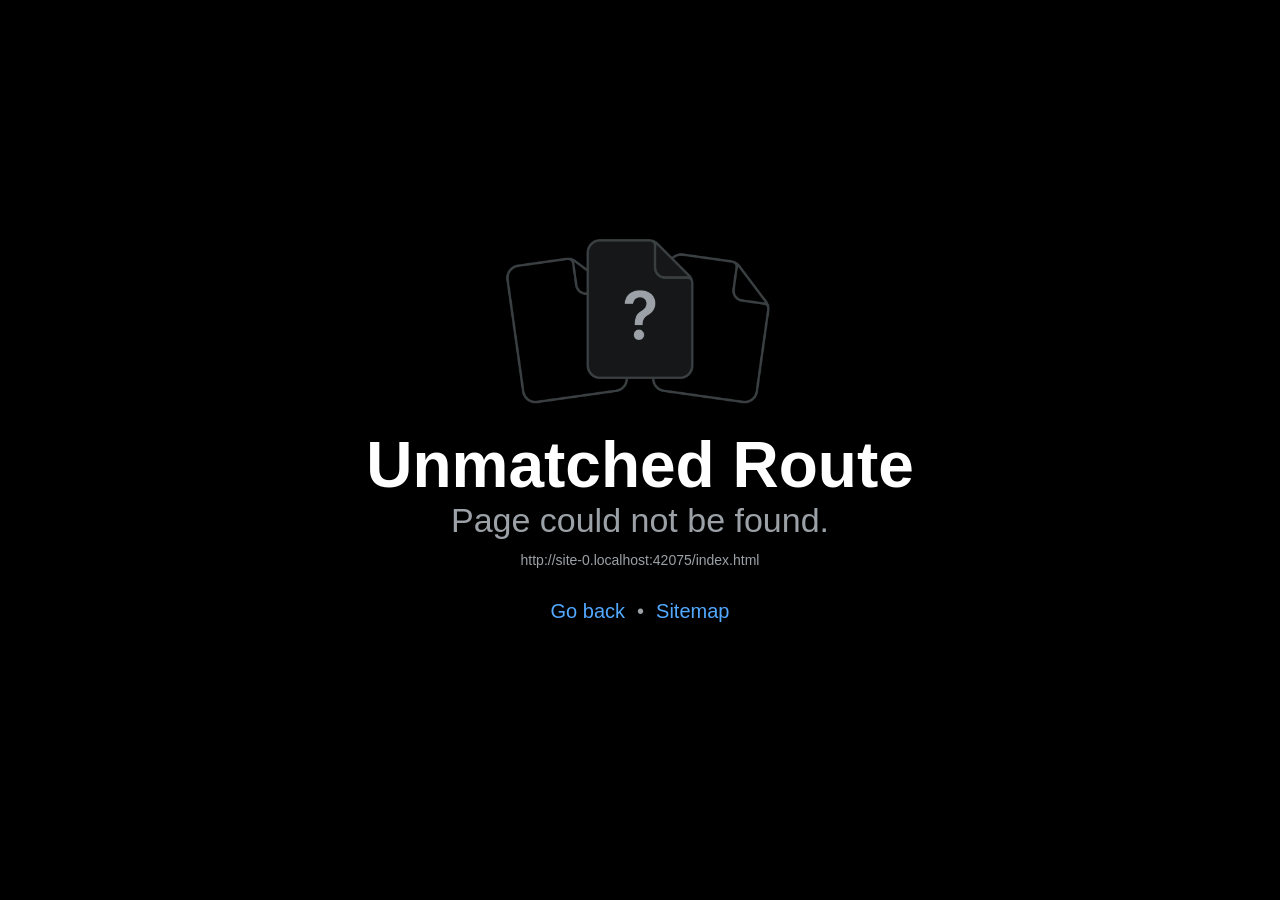
<file: index.html>
<!DOCTYPE html>
<html lang="en">
  <head>
    <meta charset="utf-8" />
    <meta httpEquiv="X-UA-Compatible" content="IE=edge" />
    <meta name="viewport" content="width=device-width, initial-scale=1, viewport-fit=cover" />
    <title>Becoming Her Women's Collective</title>
    <!-- The `react-native-web` recommended style reset: https://necolas.github.io/react-native-web/docs/setup/#root-element -->
    <style id="expo-reset">
      /* These styles make the body full-height */
      html,
      body {
        height: 100%;
      }
      /* These styles disable body scrolling if you are using <ScrollView> */
      body {
        overflow: hidden;
      }
      /* These styles make the root element full-height */
      #root {
        display: flex;
        height: 100%;
        flex: 1;
      }
    </style>
  
    <link rel="manifest" href="/manifest.webmanifest" />
    <link rel="apple-touch-icon" href="/apple-touch-icon.png" />
    <meta name="theme-color" content="#69602E" />
    <meta name="apple-mobile-web-app-capable" content="yes" />
    <meta name="mobile-web-app-capable" content="yes" />
    <meta name="apple-mobile-web-app-title" content="BHWC" />
    <meta name="apple-mobile-web-app-status-bar-style" content="default" />
  </head>

  <body>
    <!-- Use static rendering with Expo Router to support running without JavaScript. -->
    <noscript>
      You need to enable JavaScript to run this app.
    </noscript>
    <!-- The root element for your Expo app. -->
    <div id="root"></div>
  <script src="/_expo/static/js/web/entry-d91d485bc817a929957a86b220448011.js" defer></script>
</body>
</html>
</file>
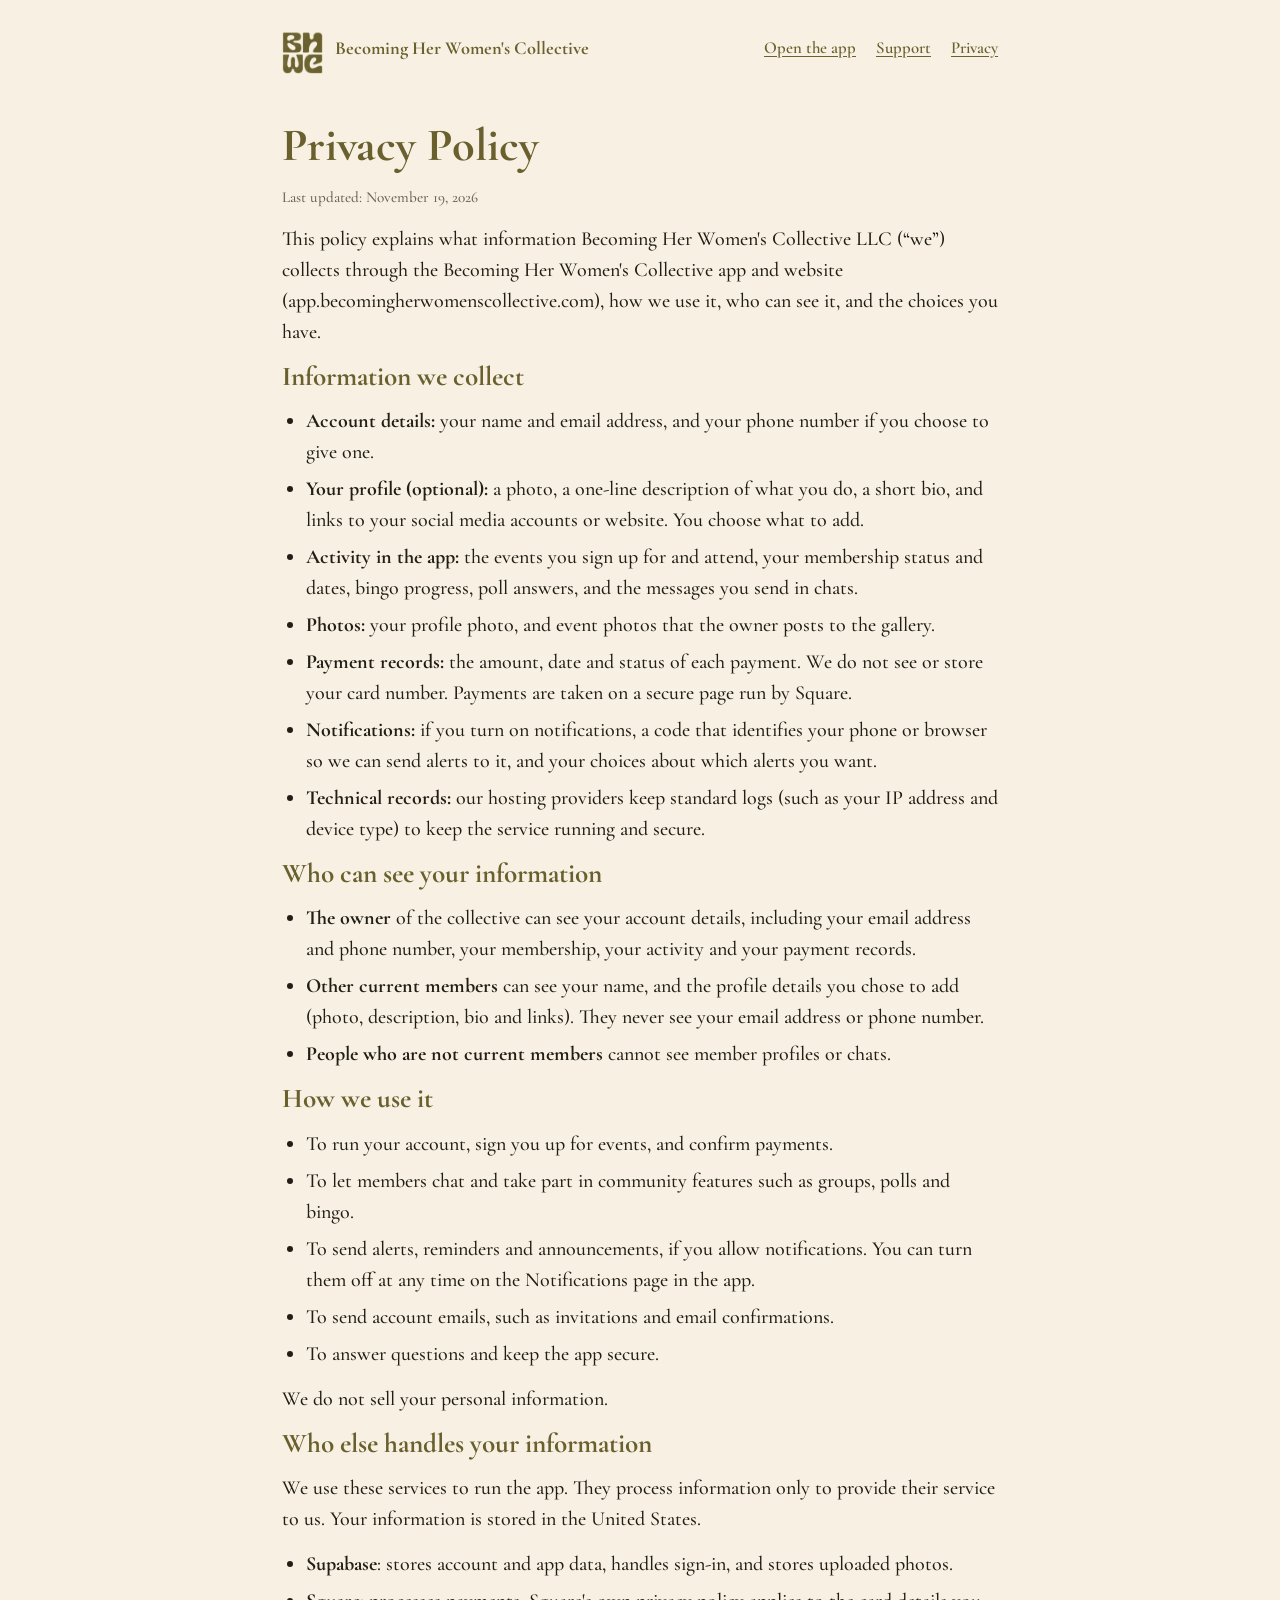
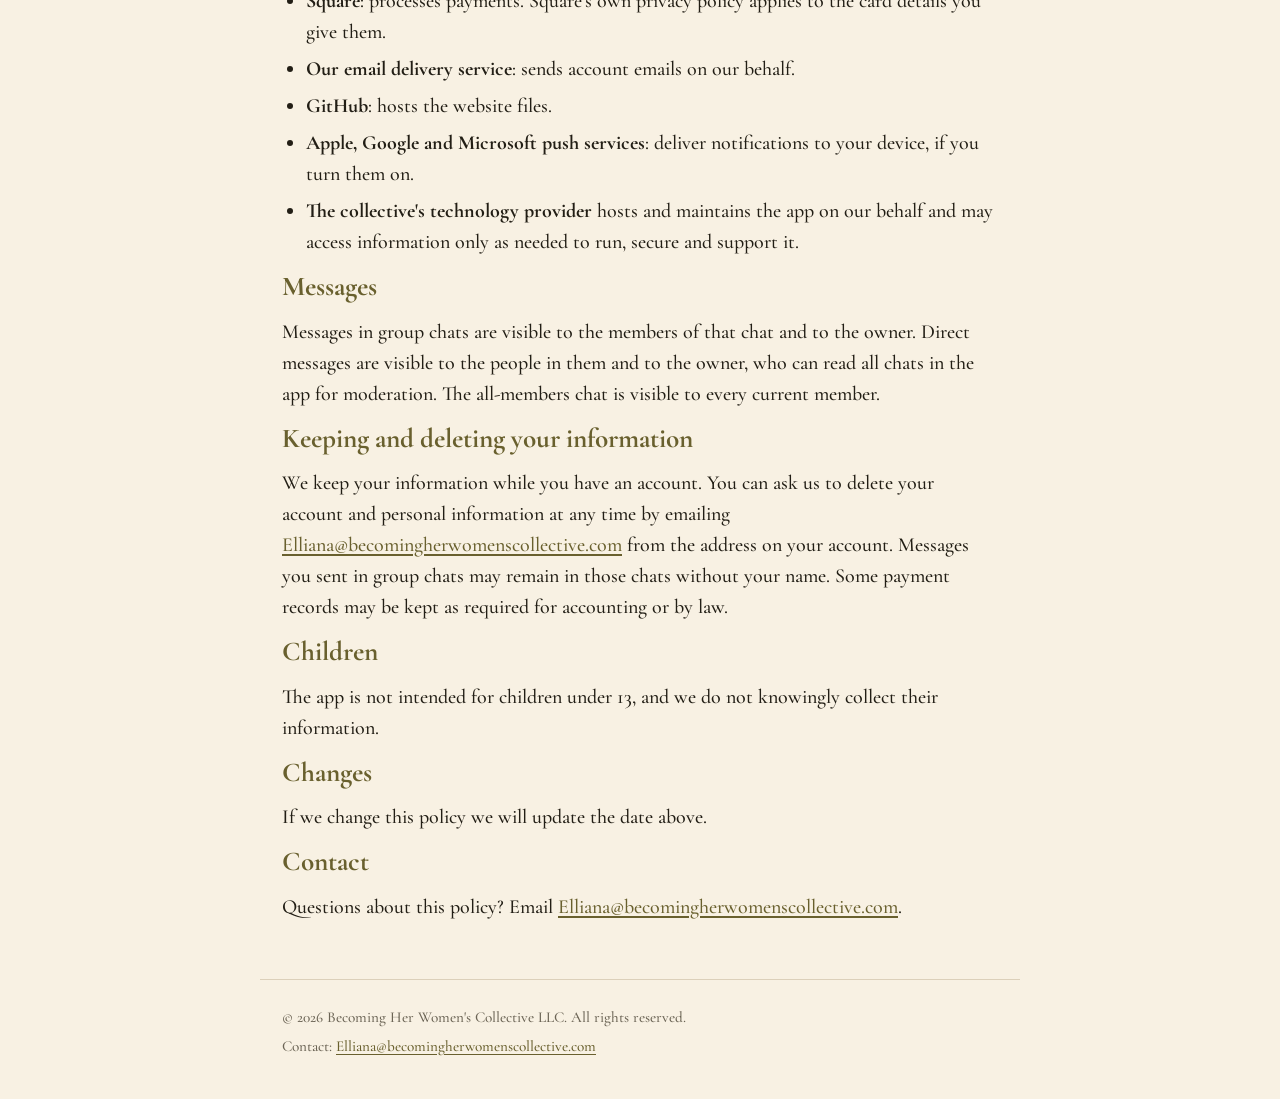
<file: privacy.html>
<!doctype html><html lang="en"><head><title>Privacy Policy | Becoming Her Women's Collective</title><meta charset="utf-8"><meta name="viewport" content="width=device-width, initial-scale=1"><link rel="preconnect" href="https://fonts.googleapis.com"><link rel="preconnect" href="https://fonts.gstatic.com" crossorigin><link rel="stylesheet" href="https://fonts.googleapis.com/css2?family=Cormorant+Garamond:ital,wght@0,500;0,600;0,700;1,500&display=swap"><link rel="stylesheet" href="style.css"></head><body><header><a class="brand" href="/"><img src="bhwc-wordmark.png" alt=""><span>Becoming Her Women&#39;s Collective</span></a><nav><a href="/">Open the app</a><a href="support.html">Support</a><a href="privacy.html">Privacy</a></nav></header><main class="legal">
<h1>Privacy Policy</h1><p class="updated">Last updated: November 19, 2026</p>
<p>This policy explains what information Becoming Her Women&#39;s Collective LLC (&ldquo;we&rdquo;) collects through the Becoming Her Women&#39;s Collective app and website (app.becomingherwomenscollective.com), how we use it, who can see it, and the choices you have.</p>
<h2>Information we collect</h2>
<ul>
<li><strong>Account details:</strong> your name and email address, and your phone number if you choose to give one.</li>
<li><strong>Your profile (optional):</strong> a photo, a one-line description of what you do, a short bio, and links to your social media accounts or website. You choose what to add.</li>
<li><strong>Activity in the app:</strong> the events you sign up for and attend, your membership status and dates, bingo progress, poll answers, and the messages you send in chats.</li>
<li><strong>Photos:</strong> your profile photo, and event photos that the owner posts to the gallery.</li>
<li><strong>Payment records:</strong> the amount, date and status of each payment. We do not see or store your card number. Payments are taken on a secure page run by Square.</li>
<li><strong>Notifications:</strong> if you turn on notifications, a code that identifies your phone or browser so we can send alerts to it, and your choices about which alerts you want.</li>
<li><strong>Technical records:</strong> our hosting providers keep standard logs (such as your IP address and device type) to keep the service running and secure.</li>
</ul>
<h2>Who can see your information</h2>
<ul>
<li><strong>The owner</strong> of the collective can see your account details, including your email address and phone number, your membership, your activity and your payment records.</li>
<li><strong>Other current members</strong> can see your name, and the profile details you chose to add (photo, description, bio and links). They never see your email address or phone number.</li>
<li><strong>People who are not current members</strong> cannot see member profiles or chats.</li>
</ul>
<h2>How we use it</h2>
<ul>
<li>To run your account, sign you up for events, and confirm payments.</li>
<li>To let members chat and take part in community features such as groups, polls and bingo.</li>
<li>To send alerts, reminders and announcements, if you allow notifications. You can turn them off at any time on the Notifications page in the app.</li>
<li>To send account emails, such as invitations and email confirmations.</li>
<li>To answer questions and keep the app secure.</li>
</ul>
<p>We do not sell your personal information.</p>
<h2>Who else handles your information</h2>
<p>We use these services to run the app. They process information only to provide their service to us. Your information is stored in the United States.</p>
<ul>
<li><strong>Supabase</strong>: stores account and app data, handles sign-in, and stores uploaded photos.</li>
<li><strong>Square</strong>: processes payments. Square&#39;s own privacy policy applies to the card details you give them.</li>
<li><strong>Our email delivery service</strong>: sends account emails on our behalf.</li>
<li><strong>GitHub</strong>: hosts the website files.</li>
<li><strong>Apple, Google and Microsoft push services</strong>: deliver notifications to your device, if you turn them on.</li>
<li><strong>The collective&#39;s technology provider</strong> hosts and maintains the app on our behalf and may access information only as needed to run, secure and support it.</li>
</ul>
<h2>Messages</h2>
<p>Messages in group chats are visible to the members of that chat and to the owner. Direct messages are visible to the people in them and to the owner, who can read all chats in the app for moderation. The all-members chat is visible to every current member.</p>
<h2>Keeping and deleting your information</h2>
<p>We keep your information while you have an account. You can ask us to delete your account and personal information at any time by emailing <a href="mailto:Elliana@becomingherwomenscollective.com">Elliana@becomingherwomenscollective.com</a> from the address on your account. Messages you sent in group chats may remain in those chats without your name. Some payment records may be kept as required for accounting or by law.</p>
<h2>Children</h2>
<p>The app is not intended for children under 13, and we do not knowingly collect their information.</p>
<h2>Changes</h2>
<p>If we change this policy we will update the date above.</p>
<h2>Contact</h2>
<p>Questions about this policy? Email <a href="mailto:Elliana@becomingherwomenscollective.com">Elliana@becomingherwomenscollective.com</a>.</p>
</main><footer><p>&copy; 2026 Becoming Her Women&#39;s Collective LLC. All rights reserved.</p><p>Contact: <a href="mailto:Elliana@becomingherwomenscollective.com">Elliana@becomingherwomenscollective.com</a></p></footer></body></html>
</file>
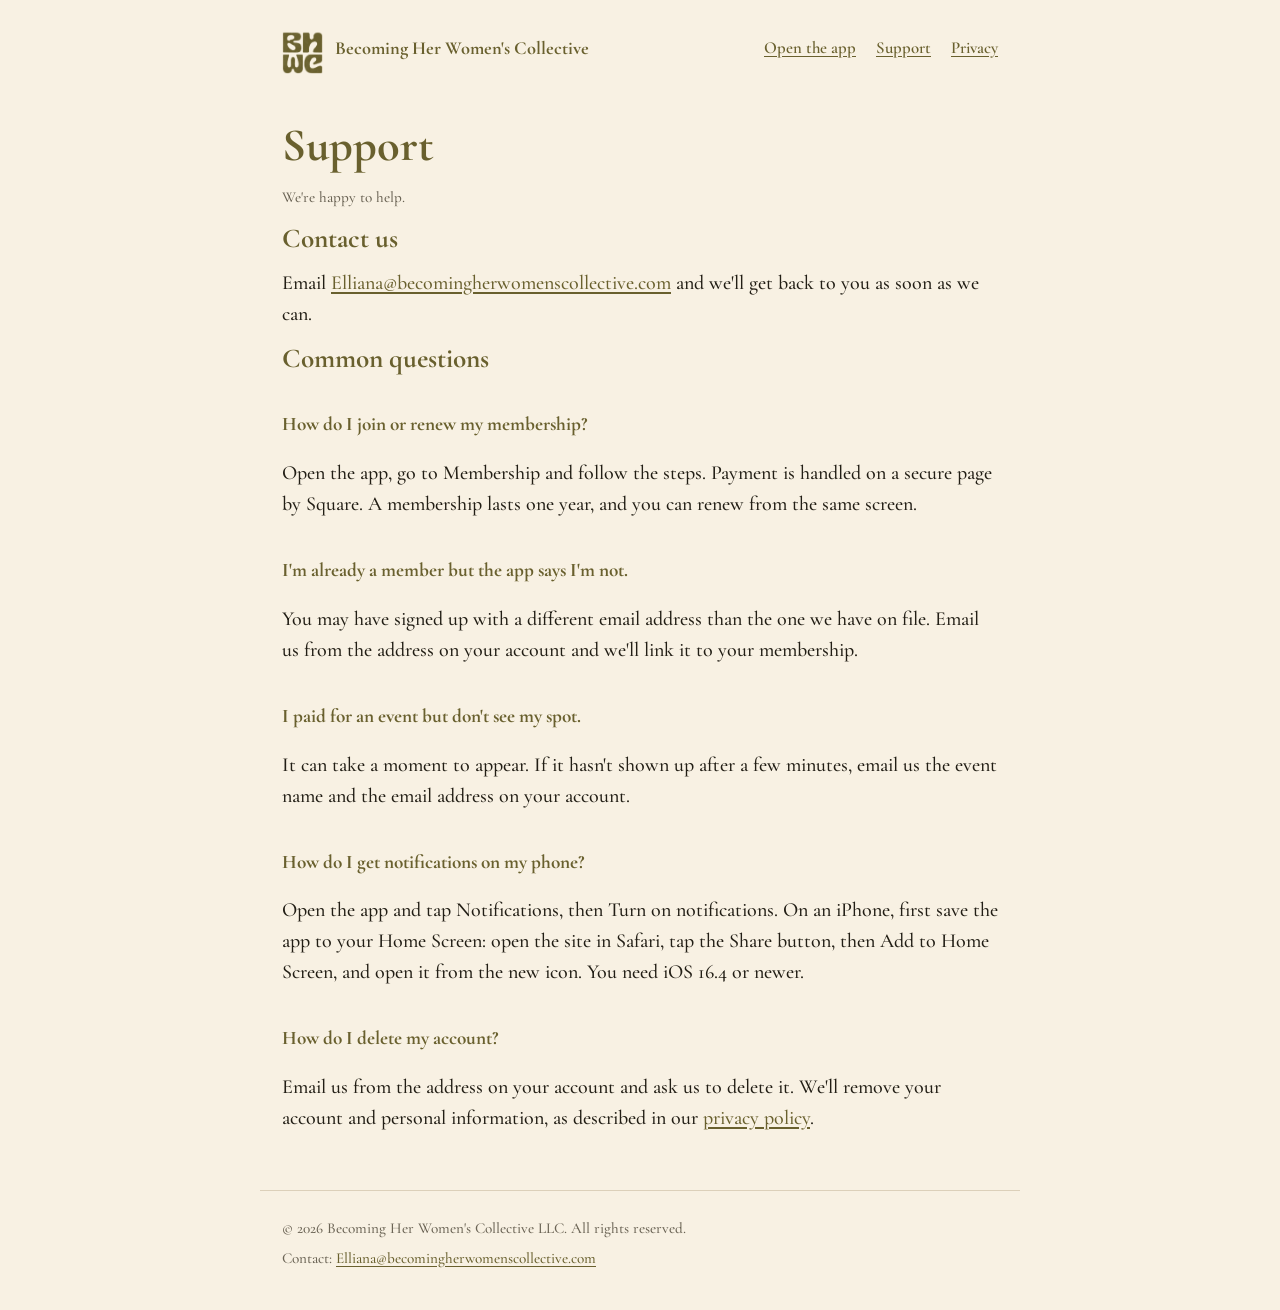
<file: support.html>
<!doctype html><html lang="en"><head><title>Support | Becoming Her Women's Collective</title><meta charset="utf-8"><meta name="viewport" content="width=device-width, initial-scale=1"><link rel="preconnect" href="https://fonts.googleapis.com"><link rel="preconnect" href="https://fonts.gstatic.com" crossorigin><link rel="stylesheet" href="https://fonts.googleapis.com/css2?family=Cormorant+Garamond:ital,wght@0,500;0,600;0,700;1,500&display=swap"><link rel="stylesheet" href="style.css"></head><body><header><a class="brand" href="/"><img src="bhwc-wordmark.png" alt=""><span>Becoming Her Women&#39;s Collective</span></a><nav><a href="/">Open the app</a><a href="support.html">Support</a><a href="privacy.html">Privacy</a></nav></header><main class="legal">
<h1>Support</h1><p class="updated">We&#39;re happy to help.</p>
<h2>Contact us</h2>
<p>Email <a href="mailto:Elliana@becomingherwomenscollective.com">Elliana@becomingherwomenscollective.com</a> and we&#39;ll get back to you as soon as we can.</p>
<h2>Common questions</h2>
<h3>How do I join or renew my membership?</h3>
<p>Open the app, go to Membership and follow the steps. Payment is handled on a secure page by Square. A membership lasts one year, and you can renew from the same screen.</p>
<h3>I&#39;m already a member but the app says I&#39;m not.</h3>
<p>You may have signed up with a different email address than the one we have on file. Email us from the address on your account and we&#39;ll link it to your membership.</p>
<h3>I paid for an event but don&#39;t see my spot.</h3>
<p>It can take a moment to appear. If it hasn&#39;t shown up after a few minutes, email us the event name and the email address on your account.</p>
<h3>How do I get notifications on my phone?</h3>
<p>Open the app and tap Notifications, then Turn on notifications. On an iPhone, first save the app to your Home Screen: open the site in Safari, tap the Share button, then Add to Home Screen, and open it from the new icon. You need iOS 16.4 or newer.</p>
<h3>How do I delete my account?</h3>
<p>Email us from the address on your account and ask us to delete it. We&#39;ll remove your account and personal information, as described in our <a href="privacy.html">privacy policy</a>.</p>
</main><footer><p>&copy; 2026 Becoming Her Women&#39;s Collective LLC. All rights reserved.</p><p>Contact: <a href="mailto:Elliana@becomingherwomenscollective.com">Elliana@becomingherwomenscollective.com</a></p></footer></body></html>
</file>
<file: style.css>
:root { --cream:#F8F1E3; --tan:#E7D2B4; --olive:#69602E; --ink:#221E15; --muted:#6B6455; --rose:#C88989; --line:#DCD0BA; }
* { box-sizing: border-box; }
html { -webkit-text-size-adjust: 100%; }
body { margin: 0; background: var(--cream); color: var(--ink); font-family: "Cormorant Garamond", Georgia, "Times New Roman", serif; font-weight: 500; font-size: 20px; line-height: 1.55; }
a { color: var(--olive); text-underline-offset: 3px; }
a:focus-visible { outline: 3px solid var(--olive); outline-offset: 2px; }
header, main, footer { width: 100%; max-width: 760px; margin: 0 auto; padding-inline: 22px; }
header { display: flex; align-items: center; justify-content: space-between; gap: 16px; padding-block: 22px; flex-wrap: wrap; }
.brand { display: flex; align-items: center; gap: 12px; text-decoration: none; color: var(--olive); font-weight: 700; font-size: 1.15rem; }
.brand img { height: 52px; width: auto; }
nav { display: flex; gap: 20px; font-size: 1.05rem; }
nav a { font-weight: 600; }
main { padding-block: 24px 56px; display: flex; flex-direction: column; gap: 34px; }
h1, h2 { color: var(--olive); line-height: 1.12; margin: 0; text-wrap: balance; }
h1 { font-size: 2.9rem; font-weight: 700; }
h2 { font-size: 1.7rem; font-weight: 700; }
h3 { color: var(--olive); font-size: 1.2rem; margin: 22px 0 4px; }
p { margin: 0; }
.lede { font-size: 1.35rem; font-style: italic; color: var(--muted); }
.panel { background: var(--tan); border-radius: 16px; padding: 22px 24px; display: flex; flex-direction: column; gap: 8px; }
.grid { display: grid; grid-template-columns: repeat(auto-fit, minmax(210px, 1fr)); gap: 16px; }
.card { background: #fff; border: 1px solid var(--line); border-radius: 16px; padding: 18px 20px; display: flex; flex-direction: column; gap: 6px; }
.card h2 { font-size: 1.35rem; }
.legal { display: flex; flex-direction: column; gap: 14px; }
.legal ul { margin: 0; padding-left: 1.2em; display: flex; flex-direction: column; gap: 6px; }
.updated { color: var(--muted); font-size: 0.95rem; }
footer { padding-block: 26px 40px; border-top: 1px solid var(--line); color: var(--muted); font-size: 0.95rem; display: flex; flex-direction: column; gap: 6px; }
@media (max-width: 520px) { body { font-size: 18px; } h1 { font-size: 2.2rem; } }
</file>
